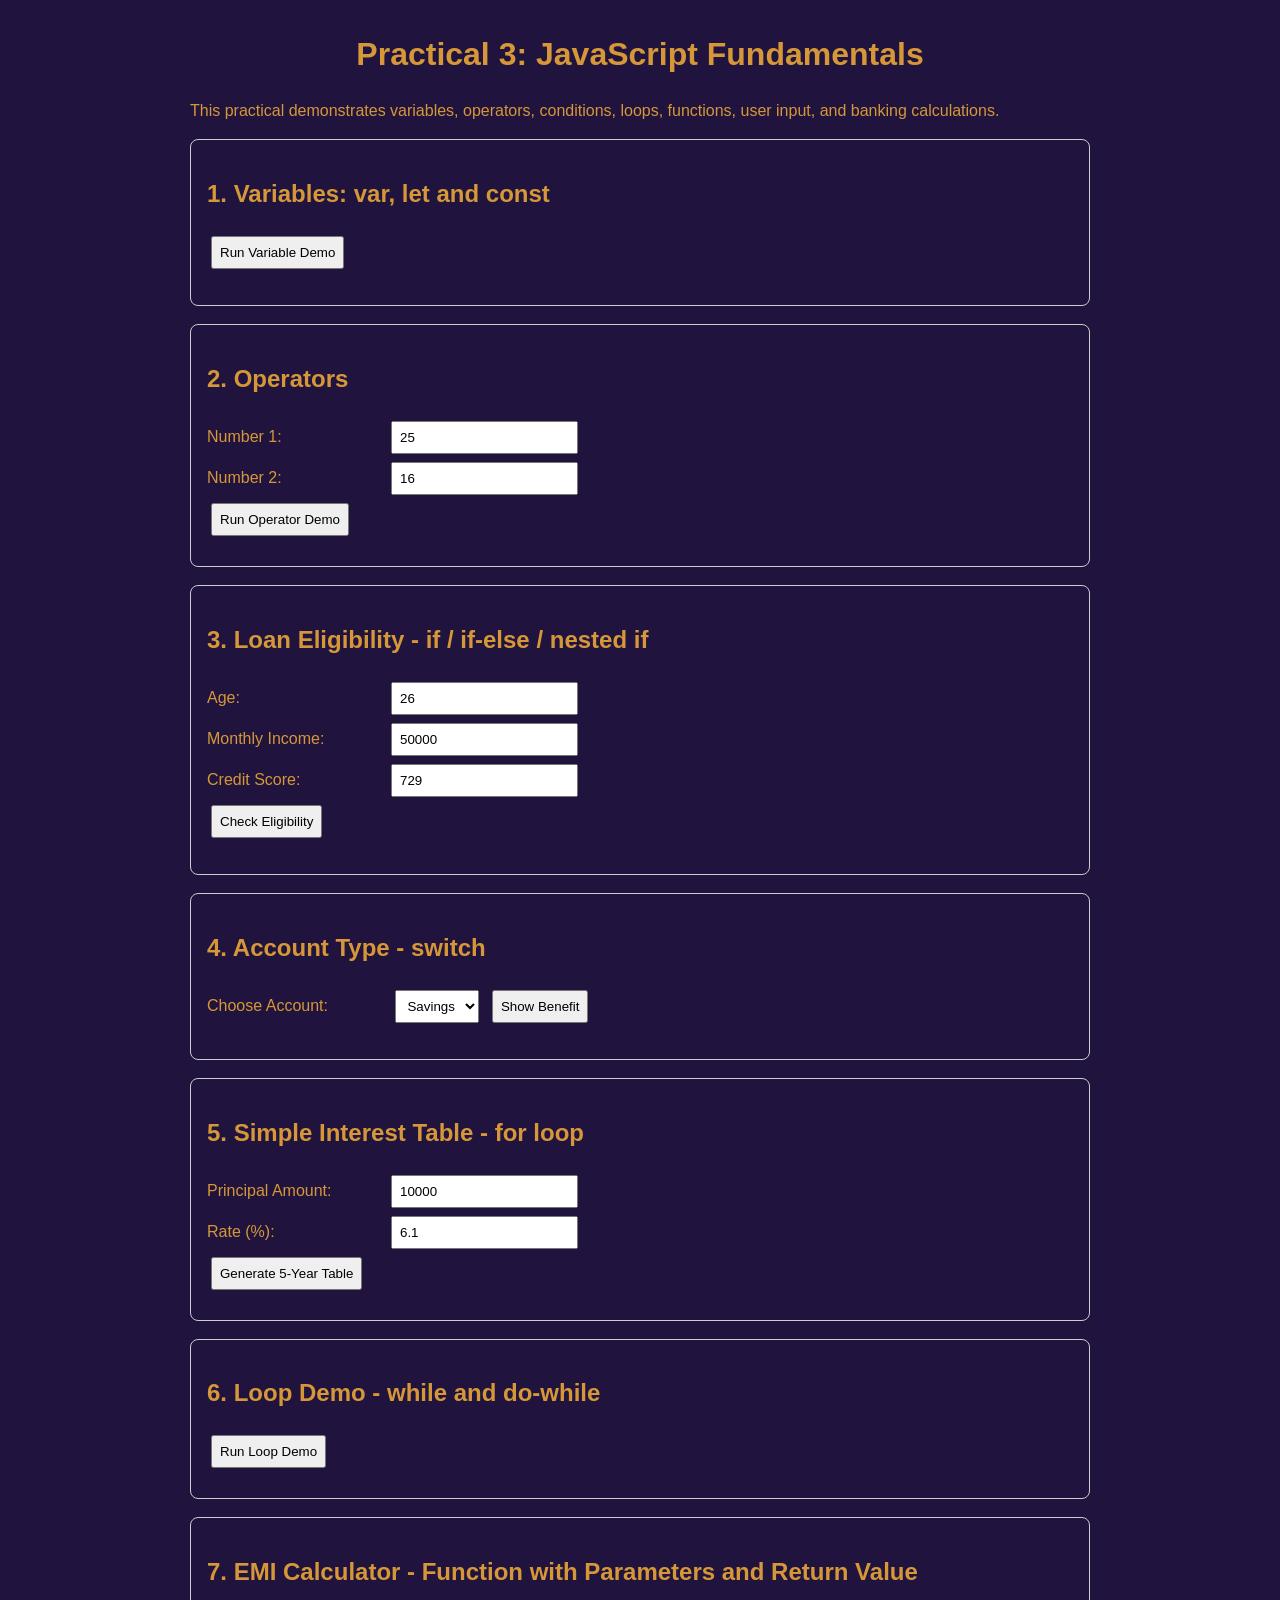
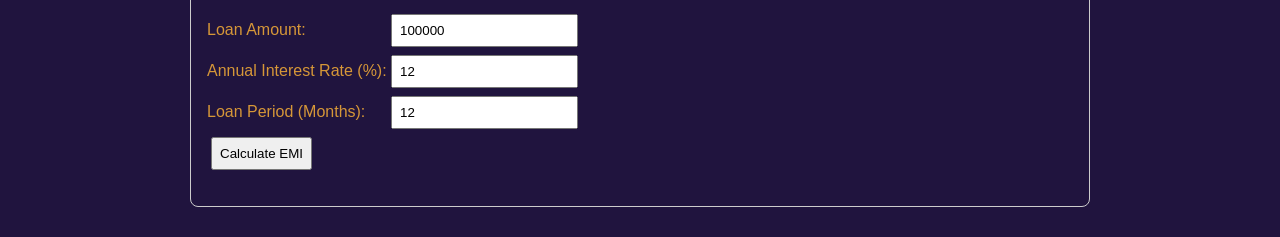
<file: Practical3_wtf/index.html>
<!DOCTYPE html>
<html lang="en">
<head>
    <meta charset="UTF-8">
    <meta name="viewport" content="width=device-width, initial-scale=1.0">
    <link rel="stylesheet" href="styles.css">
    <title>Practical 3 - JavaScript Banking Utilities</title>
</head>
<body>
    <h1>Practical 3: JavaScript Fundamentals</h1>
    <p>This practical demonstrates variables, operators, conditions, loops, functions, user input, and banking calculations.</p>

    <section>
        <h2>1. Variables: var, let and const</h2>
        <button onclick="showVariables()">Run Variable Demo</button>
        <p id="variableResult" class="result"></p>
    </section>

    <section>
        <h2>2. Operators</h2>
        <label>Number 1:</label><input type="number" id="num1" value="25"><br>
        <label>Number 2:</label><input type="number" id="num2" value="16"><br>
        <button onclick="showOperators()">Run Operator Demo</button>
        <div id="operatorResult" class="result"></div>
    </section>

    <section>
        <h2>3. Loan Eligibility - if / if-else / nested if</h2>
        <label>Age:</label><input type="number" id="age" value="26"><br>
        <label>Monthly Income:</label><input type="number" id="income" value="50000"><br>
        <label>Credit Score:</label><input type="number" id="creditScore" value="729"><br>
        <button onclick="checkLoanEligibility()">Check Eligibility</button>
        <p id="loanResult" class="result"></p>
    </section>

    <section>
        <h2>4. Account Type - switch</h2>
        <label>Choose Account:</label>
        <select id="accountType">
            <option value="savings">Savings</option>
            <option value="current">Current</option>
            <option value="salary">Salary</option>
        </select>
        <button onclick="showAccountBenefit()">Show Benefit</button>
        <p id="accountResult" class="result"></p>
    </section>

    <section>
        <h2>5. Simple Interest Table - for loop</h2>
        <label>Principal Amount:</label><input type="number" id="principal" value="10000"><br>
        <label>Rate (%):</label><input type="number" id="rate" value="6.1"><br>
        <button onclick="generateInterestTable()">Generate 5-Year Table</button>
        <div id="interestResult" class="result"></div>
    </section>

    <section>
        <h2>6. Loop Demo - while and do-while</h2>
        <button onclick="runLoopDemo()">Run Loop Demo</button>
        <div id="loopResult" class="result"></div>
    </section>

    <section>
        <h2>7. EMI Calculator - Function with Parameters and Return Value</h2>
        <label>Loan Amount:</label><input type="number" id="loanAmount" value="100000"><br>
        <label>Annual Interest Rate (%):</label><input type="number" id="emiRate" value="12"><br>
        <label>Loan Period (Months):</label><input type="number" id="months" value="12"><br>
        <button onclick="calculateAndShowEMI()">Calculate EMI</button>
        <p id="emiResult" class="result"></p>
    </section>

    <script src="practical3.js"></script>
</body>
</html>
</file>
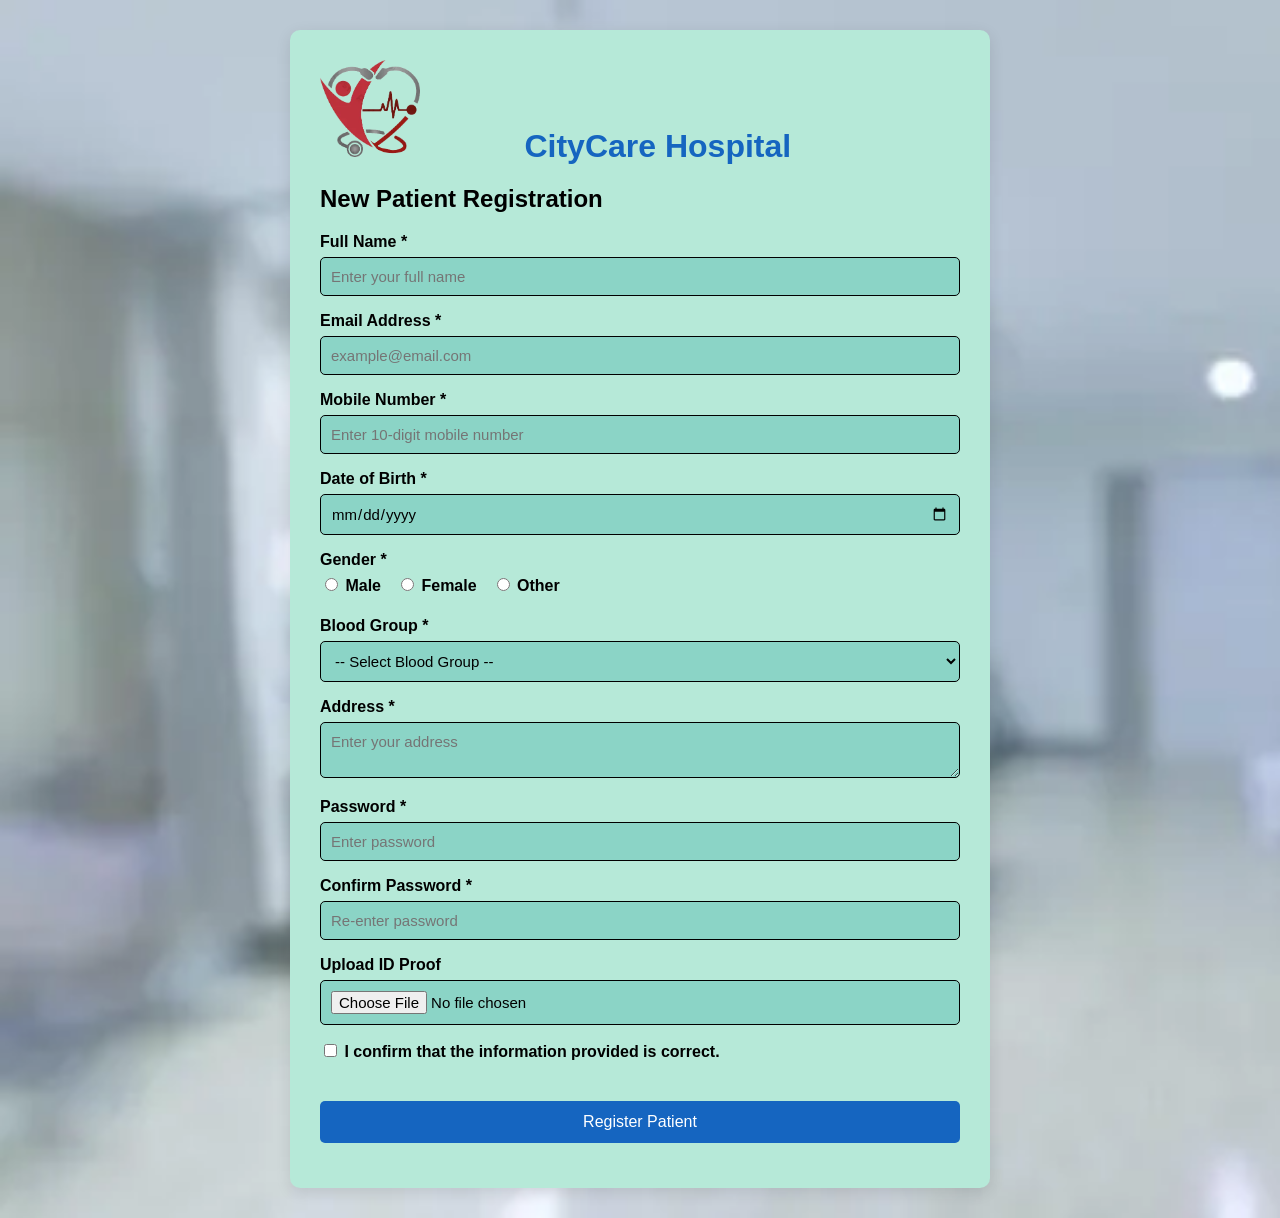
<file: Practical5_wtf/index.html>
<!DOCTYPE html>
<html lang="en">
<head>
    <meta charset="UTF-8">
    <meta name="viewport" content="width=device-width, initial-scale=1.0">
    <title>CityCare Hospital - Patient Registration</title>
    <link rel="stylesheet" href="style.css">
</head>
<body>
    <div class="container">
        <img src="logo.webp" alt="hospital logo" >
        <h1 style="display: inline; text-align: center; margin-bottom: 80px;">CityCare Hospital</h1>
        <h2>New Patient Registration</h2>
        <form id="registrationForm" novalidate>
            <div class="form-group">
                <label for="fullName">Full Name *</label>
                <input type="text" id="fullName" placeholder="Enter your full name" maxlength="50" required>
                <span class="error" id="nameError"></span>
            </div>
            <div class="form-group">
                <label for="email">Email Address *</label>
                <input type="email" id="email" placeholder="example@email.com" maxlength="100" required>
                <span class="error" id="emailError"></span>
            </div>
            <div class="form-group">
                <label for="mobile">Mobile Number *</label>
                <input type="tel" id="mobile" placeholder="Enter 10-digit mobile number" maxlength="10" required>
                <span class="error" id="mobileError"></span>
            </div>
            <div class="form-group">
                <label for="dob">Date of Birth *</label>
                <input type="date" id="dob" required>
                <span class="error" id="dobError"></span>
            </div>
            <div class="form-group">
                <label>Gender *</label>
                <div class="radio-group">
                    <label><input type="radio" name="gender" value="Male"> Male</label>
                    <label><input type="radio" name="gender" value="Female"> Female</label>
                    <label><input type="radio" name="gender" value="Other"> Other</label>
                </div>
                <span class="error" id="genderError"></span>
            </div>
            <div class="form-group">
                <label for="bloodGroup">Blood Group *</label>
                <select id="bloodGroup" required>
                    <option value="">-- Select Blood Group --</option>
                    <option>A+</option>
                    <option>A-</option>
                    <option>B+</option>
                    <option>B-</option>
                    <option>AB+</option>
                    <option>AB-</option>
                    <option>O+</option>
                    <option>O-</option>
                </select>
                <span class="error" id="bloodError"></span>
            </div>
            <div class="form-group">
                <label for="address">Address *</label>
                <textarea id="address" placeholder="Enter your address" maxlength="200" required></textarea>
                <span class="error" id="addressError"></span>
            </div>
            <div class="form-group">
                <label for="password">Password *</label>
                <input type="password" id="password" placeholder="Enter password" minlength="8" maxlength="30" required>
                <div class="strength" id="passwordStrength"></div>
                <span class="error" id="passwordError"></span>
            </div>
            <div class="form-group">
                <label for="confirmPassword">Confirm Password *</label>
                <input type="password" id="confirmPassword" placeholder="Re-enter password" required>
                <span class="error" id="confirmPasswordError"></span>
            </div>
            <div class="form-group">
                <label for="document">Upload ID Proof</label>
                <input type="file" id="document" accept=".jpg,.jpeg,.png,.pdf">
                <span class="error" id="fileError"></span>
            </div>
            <div class="form-group checkbox-group">
                <label><input type="checkbox" id="terms"> I confirm that the information provided is correct.</label>
            </div>
            <span class="error" id="termsError"></span>
            <br>
            <button type="submit">Register Patient</button>
            <div class="success-message" id="successMessage"></div>
        </form>
    </div>
    <script src="script.js"></script>
</body>
</html>
</file>
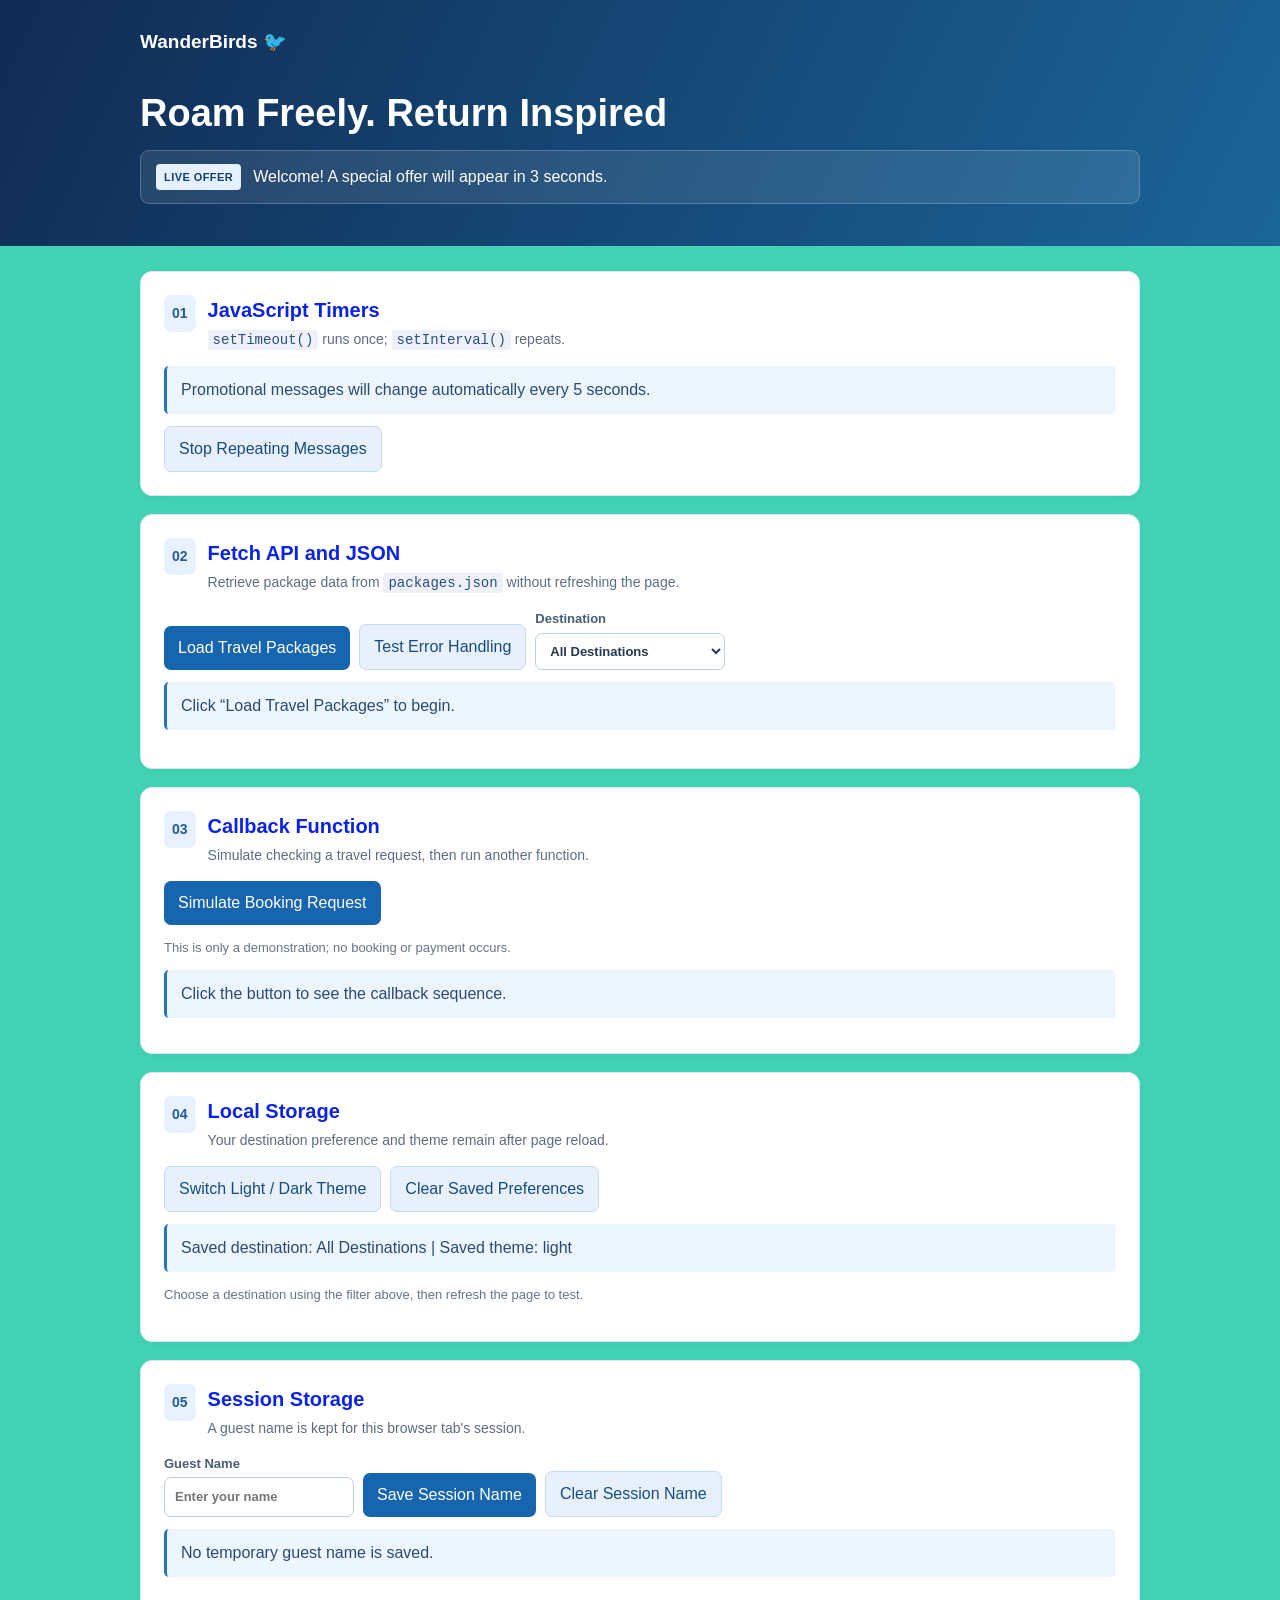
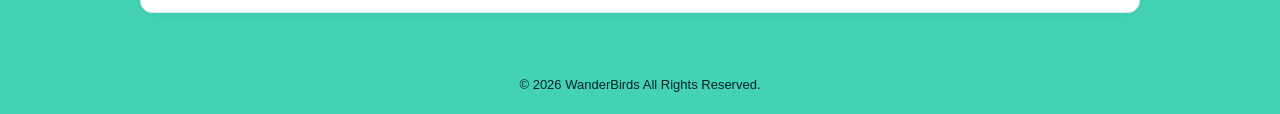
<file: practical6_wtf/index.html>
<!DOCTYPE html>
<html lang="en">
<head>
    <meta charset="UTF-8">
    <meta name="viewport" content="width=device-width, initial-scale=1.0">
    <title>WanderBirds</title>
    <link rel="stylesheet" href="style.css">
    <link rel="icon" type="image/png" href="favicon.ico">
    <script src="practical6.js" defer></script>
</head>
<body>
    <header class="hero">
        <div class="header-line"><span class="brand">WanderBirds 🐦</span></div>
        <h1>Roam Freely. Return Inspired</h1>
        <div class="promo"><span class="tag">LIVE OFFER</span><span id="promoMessage" aria-live="polite">Welcome! A special offer will appear in 3 seconds.</span></div>
    </header>

    <main class="container">
        <section class="panel">
            <div class="section-title"><span class="number">01</span><div><h2>JavaScript Timers</h2><p><code>setTimeout()</code> runs once; <code>setInterval()</code> repeats.</p></div></div>
            <p id="timerResult" class="message">Promotional messages will change automatically every 5 seconds.</p>
            <button id="stopTimerBtn" type="button" class="secondary">Stop Repeating Messages</button>
        </section>

        <section class="panel">
            <div class="section-title"><span class="number">02</span><div><h2>Fetch API and JSON</h2><p>Retrieve package data from <code>packages.json</code> without refreshing the page.</p></div></div>
            <div class="actions">
                <button id="loadBtn" type="button">Load Travel Packages</button>
                <button id="errorBtn" type="button" class="secondary">Test Error Handling</button>
                <label class="select-label" for="destinationFilter">Destination
                    <select id="destinationFilter"><option value="all">All Destinations</option></select>
                </label>
            </div>
            <p id="fetchStatus" class="message" role="status" aria-live="polite">Click “Load Travel Packages” to begin.</p>
            <div id="packageList" class="package-grid" aria-label="Travel packages"></div>
        </section>

        <section class="panel">
            <div class="section-title"><span class="number">03</span><div><h2>Callback Function</h2><p>Simulate checking a travel request, then run another function.</p></div></div>
            <button id="bookingBtn" type="button">Simulate Booking Request</button>
            <p class="note">This is only a demonstration; no booking or payment occurs.</p>
            <p id="callbackResult" class="message" role="status" aria-live="polite">Click the button to see the callback sequence.</p>
        </section>

        <section class="panel">
            <div class="section-title"><span class="number">04</span><div><h2>Local Storage</h2><p>Your destination preference and theme remain after page reload.</p></div></div>
            <div class="actions"><button id="themeBtn" type="button" class="secondary">Switch Light / Dark Theme</button><button id="clearLocalBtn" type="button" class="secondary">Clear Saved Preferences</button></div>
            <p id="localResult" class="message">Saved preference: none</p>
            <p class="note">Choose a destination using the filter above, then refresh the page to test.</p>
        </section>

        <section class="panel">
            <div class="section-title"><span class="number">05</span><div><h2>Session Storage</h2><p>A guest name is kept for this browser tab's session.</p></div></div>
            <div class="actions"><label class="select-label" for="guestName">Guest Name<input id="guestName" type="text" maxlength="30" placeholder="Enter your name"></label><button id="saveSessionBtn" type="button">Save Session Name</button><button id="clearSessionBtn" type="button" class="secondary">Clear Session Name</button></div>
            <p id="sessionResult" class="message" role="status" aria-live="polite">No temporary guest name is saved.</p>
        </section>

    </main>
    <footer>&copy; 2026 WanderBirds All Rights Reserved.</footer>
</body>
</html>
</file>
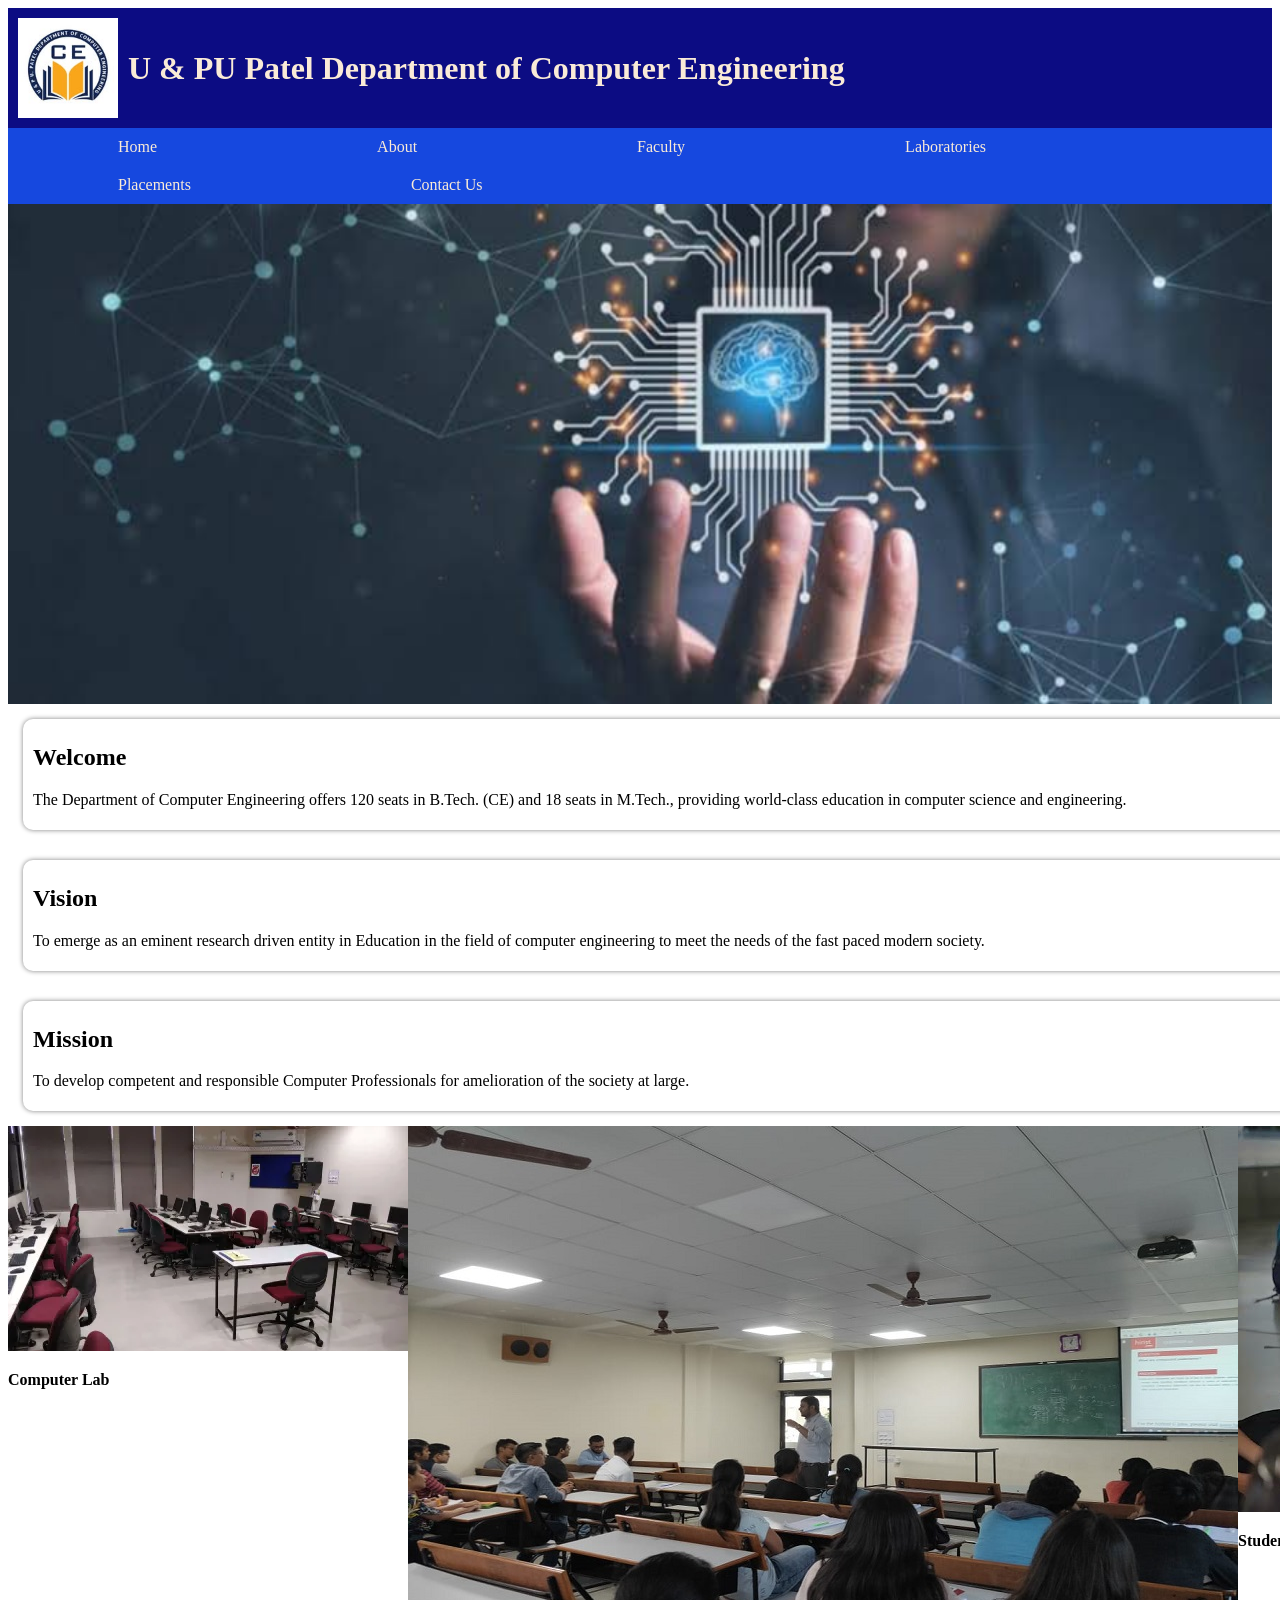
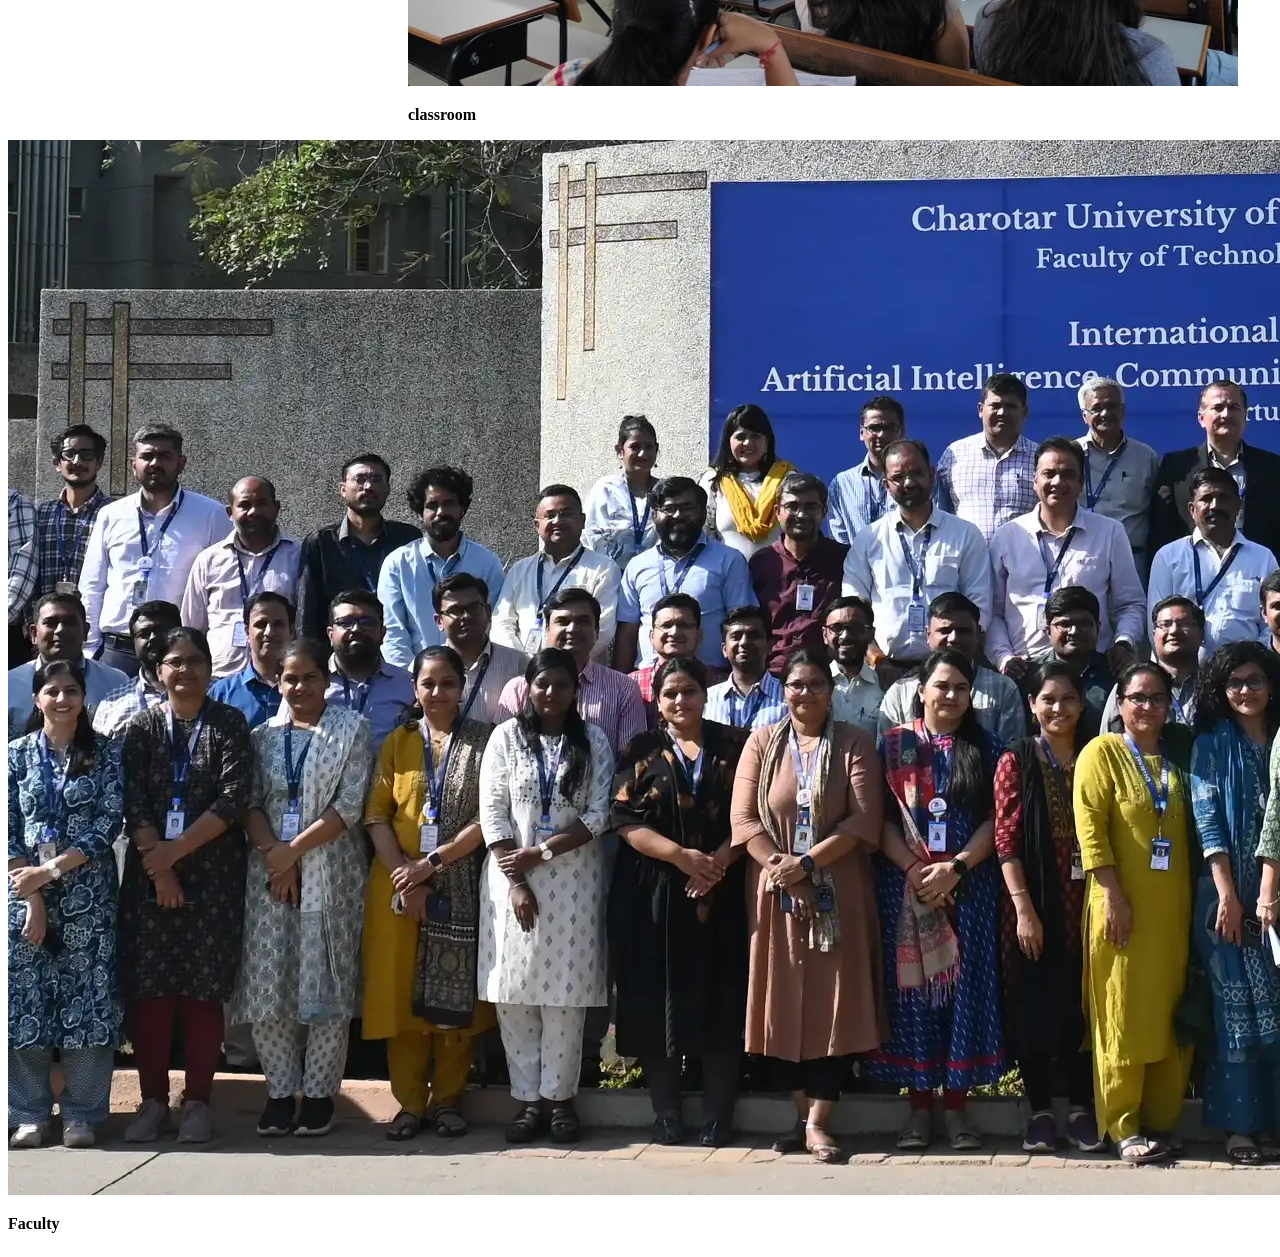
<file: Practical2_wtf/26CE041/index.html>
<!DOCTYPE html>
<html lang="en">
<head>
    <meta charset="UTF-8">
    <meta name="viewport" content="width=device-width, initial-scale=1.0">
    <title>U & PU Patel Department of Computer Engineering</title>
    <link rel="stylesheet" href="styles.css">
</head>
<body>
    <header>
        <img id="logo" src="Images\logo.jpg">
        <h1 id="title">U & PU Patel Department of Computer Engineering</h1>
    </header>
    <nav class="navigation">
        <a href="#"><div>Home</div></a>
        <a href="#"><div>About</div></a>
        <a href="#"><div>Faculty</div></a>
        <a href="#"><div>Laboratories</div></a>
        <a href="#"><div>Placements</div></a>
        <a href="#"><div>Contact Us</div></a>
    </nav>
    <img src="Images\banner2.jpg" id="banner-image">        
    <main class="page-layout">
        <div class="main-content">
            <article class="content">
                <h2>Welcome</h2>
                <p>The Department of Computer Engineering offers 120 seats in B.Tech. (CE)
                    and 18 seats in M.Tech., providing world-class education in computer science
                     and engineering.</p>
            </article>
            <article class="content">
                <h2>Vision</h2>
                <p>To emerge as an eminent research driven entity in Education in the field of 
                    computer engineering to meet the needs of the fast paced modern society.</p>
            </article>
            <article class="content">
                <h2>Mission</h2>
                <p>To develop competent and responsible Computer Professionals for amelioration of 
                    the society at large.</p>
            </article>
        </div>
        <aside class="sidebar">
            <h2>Latest News</h2>
            <ul>
                <li>Asmissions Open 2026</li>
                <li>AI Workshop</li>
                <li>Hackathon Registration</li>
                <li>Campus PLacement Drive</li>
            </ul>
        </aside>
        <div class="card-container">
            <section>
                <img src="Images\lab.jpg">
                <p><strong>Computer Lab</strong></p>
            </section>
            <section>
                <img src="Images\classroom.jpg">
                <p><strong>classroom</strong></p>
            </section>
            <section>
                <img src="Images\student_activities.jpg">
                <p><strong>Student Activities</strong></p>
            </section>
            <section>
                <img src="Images\faculty.png">
                <p><strong>Faculty</strong></p>
            </section>
        </div>
    </main>
</body>
</html>
</file>
<file: Practical3_wtf/styles.css>
body { 
    font-family: Arial, sans-serif; 
    max-width: 900px; 
    margin: 30px auto; 
    padding: 0 16px; 
    line-height: 1.5;
    background-color: #20143e;
    color: #d69738; 
    } 
h1 { 
    text-align: center; 
    }
section { 
    border: 1px solid #ccc; 
    padding: 16px; 
    margin-bottom: 18px; 
    border-radius: 8px; 
    }
label { 
        display: inline-block; 
        min-width: 180px; 
        margin: 6px 0; 
    }
input, select, button { 
    padding: 7px; 
    margin: 4px; }
button { 
    cursor: pointer; 
}
.result { 
    margin-top: 10px; 
    font-weight: bold; 
}
</file>
<file: Practical5_wtf/style.css>
* {
    box-sizing: border-box;
    font-family: Arial, sans-serif;
}
body {
    margin: 0;
    padding: 30px;
    background-image: url(hospital_background.png);
    background-repeat: no-repeat;
    background-size: cover;
}
.container {
    max-width: 700px;
    margin: auto;
    background: #b6e9d8;
    padding: 30px;
    border-radius: 10px;
    box-shadow: 0 4px 15px rgba(0, 0, 0, 0.1);
}
.container img {
    max-width: 100px;
    margin-right: 100px;
}
h1 {
    text-align: center;
    color: #1565c0;
}
.form-group {
    margin-bottom: 16px;
}
label {
    display: block;
    margin-bottom: 6px;
    font-weight: bold;
}
input,
select,
textarea {
    width: 100%;
    padding: 10px;
    border: 1px solid black;
    border-radius: 5px;
    font-size: 15px;
    background-color: #8bd4c6;
}
.radio-group,
.checkbox-group {
    display: flex;
    gap: 15px;
    align-items: center;
}
.radio-group input,
.checkbox-group input {
    width: auto;
}
.error {
    color: #d32f2f;
    font-size: 13px;
    margin-top: 5px;
    display: block;
}
.success-message {
    color: green;
    text-align: center;
    font-weight: bold;
    margin-top: 15px;
}
button {
    width: 100%;
    padding: 12px;
    background: #1565c0;
    color: white;
    border: none;
    border-radius: 5px;
    font-size: 16px;
    cursor: pointer;
}
button:hover {
    background: #0d47a1;
}
.strength {
    font-size: 13px;
    margin-top: 5px;
    font-weight: bold;
}
</file>
<file: practical6_wtf/style.css>
* {
    box-sizing: border-box;
}

body {
    margin: 0;
    font-family: Arial, Helvetica, sans-serif;
    color: #0a23e6;
    background: #43d3b4;
    line-height: 1.5;
}

.hero {
    background: linear-gradient(115deg, #102b53, #1b6599);
    color: white;
    padding: 28px max(20px, calc((100vw - 1000px)/2)) 42px;
}

.header-line {
    display: flex;
    justify-content: space-between;
    gap: 12px;
    align-items: center;
}

.brand {
    font-size: 19px;
    font-weight: 700;
}

.course {
    font-size: 12px;
    color: #d0e6ff;
}

h1 {
    font-size: clamp(26px, 4vw, 38px);
    margin: 28px 0 8px;
}

.hero p {
    color: #e5f2ff;
    margin: 0 0 22px;
}

.promo {
    display: flex;
    gap: 12px;
    align-items: center;
    background: #ffffff18;
    border: 1px solid #ffffff35;
    padding: 13px 15px;
    border-radius: 9px;
}

.tag {
    font-size: 11px;
    letter-spacing: .04em;
    background: #e5f1ff;
    color: #124070;
    padding: 5px 8px;
    border-radius: 4px;
    font-weight: 700;
    white-space: nowrap;
}

.container {
    max-width: 1040px;
    padding: 0 20px;
    margin: 25px auto 40px;
}

.panel {
    background: white;
    padding: 23px;
    margin: 18px 0;
    border: 1px solid #dce5f0;
    border-radius: 12px;
    box-shadow: 0 3px 12px #14345d0a;
}

.section-title {
    display: flex;
    gap: 12px;
    align-items: flex-start;
    margin-bottom: 15px;
}

.number {
    background: #e8f1ff;
    color: #235b9b;
    border-radius: 7px;
    padding: 8px;
    font-weight: 700;
    font-size: 14px;
}

.section-title h2 {
    margin: 0;
    font-size: 20px;
}

.section-title p {
    margin: 4px 0 0;
    color: #5b6d84;
    font-size: 14px;
}

.actions {
    display: flex;
    gap: 9px;
    align-items: end;
    flex-wrap: wrap;
    margin: 12px 0;
}

button,
select,
input {
    font: inherit;
    border-radius: 7px;
}

button {
    border: 0;
    background: #1765ae;
    color: #fff;
    padding: 10px 14px;
    cursor: pointer;
}

button:hover {
    filter: brightness(.93);
}

button:disabled {
    opacity: .6;
    cursor: not-allowed;
}

button.secondary {
    background: #e8f1fb;
    color: #164c82;
    border: 1px solid #c6dbf2;
}

.select-label {
    display: flex;
    flex-direction: column;
    gap: 4px;
    color: #485d76;
    font-size: 13px;
    font-weight: 700;
}

select,
input {
    border: 1px solid #bfcddd;
    background: #fff;
    color: #243951;
    padding: 9px 10px;
    min-width: 190px;
}

.message {
    background: #edf5ff;
    padding: 12px 14px;
    border-left: 3px solid #2674ba;
    border-radius: 5px;
    margin: 12px 0;
    color: #294b73;
}

.message.error {
    background: #fff1f2;
    border-color: #d33c50;
    color: #9b1838;
}

.message.success {
    background: #edfdf4;
    border-color: #23905e;
    color: #175c40;
}

.package-grid {
    display: grid;
    grid-template-columns: repeat(auto-fit, minmax(210px, 1fr));
    gap: 13px;
    margin-top: 15px;
}

.travel-card {
    padding: 15px;
    border-radius: 9px;
    border: 1px solid #dce5f0;
    background: #fbfdff;
}

.travel-icon {
    font-size: 29px;
}

.travel-card h3 {
    margin: 5px 0;
}

.travel-card .meta {
    color: #5c7086;
    font-size: 13px;
}

.travel-card .price {
    font-weight: 700;
    color: #0a62a8;
    margin-top: 9px;
}

.travel-card p {
    margin: 7px 0 0;
    font-size: 14px;
}

.note {
    font-size: 13px;
    color: #65758a;
}

code {
    background: #eef2f8;
    padding: 2px 5px;
    border-radius: 3px;
    color: #2a4e83;
}

footer {
    text-align: center;
    padding: 22px;
    color: #072227;
    font-size: 13px;
}

body.dark {
    background: #0f172a;
    color: #e5edf8;
}

body.dark .panel {
    background: #1e293b;
    border-color: #334155;
}

body.dark .section-title p,
body.dark .note,
body.dark footer {
    color: #afc0d7;
}

body.dark .message {
    background: #293954;
    color: #d7e9ff;
}

body.dark .message.error {
    background: #562838;
    color: #ffe2e7;
}

body.dark .message.success {
    background: #173f34;
    color: #d8ffea;
}

body.dark .travel-card {
    background: #233247;
    border-color: #40516a;
}

body.dark .travel-card .meta {
    color: #bfcee2;
}

body.dark .travel-card .price {
    color: #8ecbff;
}

body.dark code {
    background: #34445b;
    color: #cce2ff;
}

body.dark .select-label {
    color: #d1deee;
}

body.dark select,
body.dark input {
    background: #334155;
    color: white;
    border-color: #61738d;
}

body.dark button.secondary {
    background: #34465e;
    color: #e0efff;
    border-color: #55718e;
}

@media(max-width:650px) {
    .hero {
        padding: 22px 18px 30px;
    }

    .container {
        padding: 0 12px;
    }

    .panel {
        padding: 17px;
    }

    .course {
        display: none;
    }

    button {
        width: 100%;
    }

    .actions button {
        width: auto;
        flex-grow: 1;
    }

    .select-label {
        width: 100%;
    }

    select,
    input {
        width: 100%;
    }

    .promo {
        align-items: flex-start;
    }
}
</file>
<file: Practical2_wtf/26CE041/styles.css>
#logo{
    padding: 10px;
    max-width: 100px;
}
#title{
    
    margin: 0;
    color: antiquewhite;
    display: inline-block;
    align-items: center;
}
header{
    background-color: #0c0c83;
    display: flex;
    align-items: center;
}
.navigation {
    display: flex;
    background-color: #1648df;
    flex-wrap: wrap;
}
.navigation div{
    padding: 10px 110px;
}
a{
    text-decoration: none;
    color: antiquewhite;
}
#banner-image {
    display: block;
    height: 500px;
    width: 100%;
}
.content {
   box-shadow:  0 0 5px grey; 
   border-radius: 10px;
   margin: 15px;
   padding: 5px 10px;
}
.page-layout{
    display: grid;
    grid-template-columns: 2.5fr 1.5fr;
}
.main-content {
    display: flex;
    flex-direction: column;
}
.sidebar {
    height: fit-content;
    box-shadow:  0 0 5px grey; 
    border-radius: 10px;
    margin: 15px;
    padding: 5px 10px;
}
.card-container{
    display: flex;
    flex-wrap: wrap;
}
</file>
